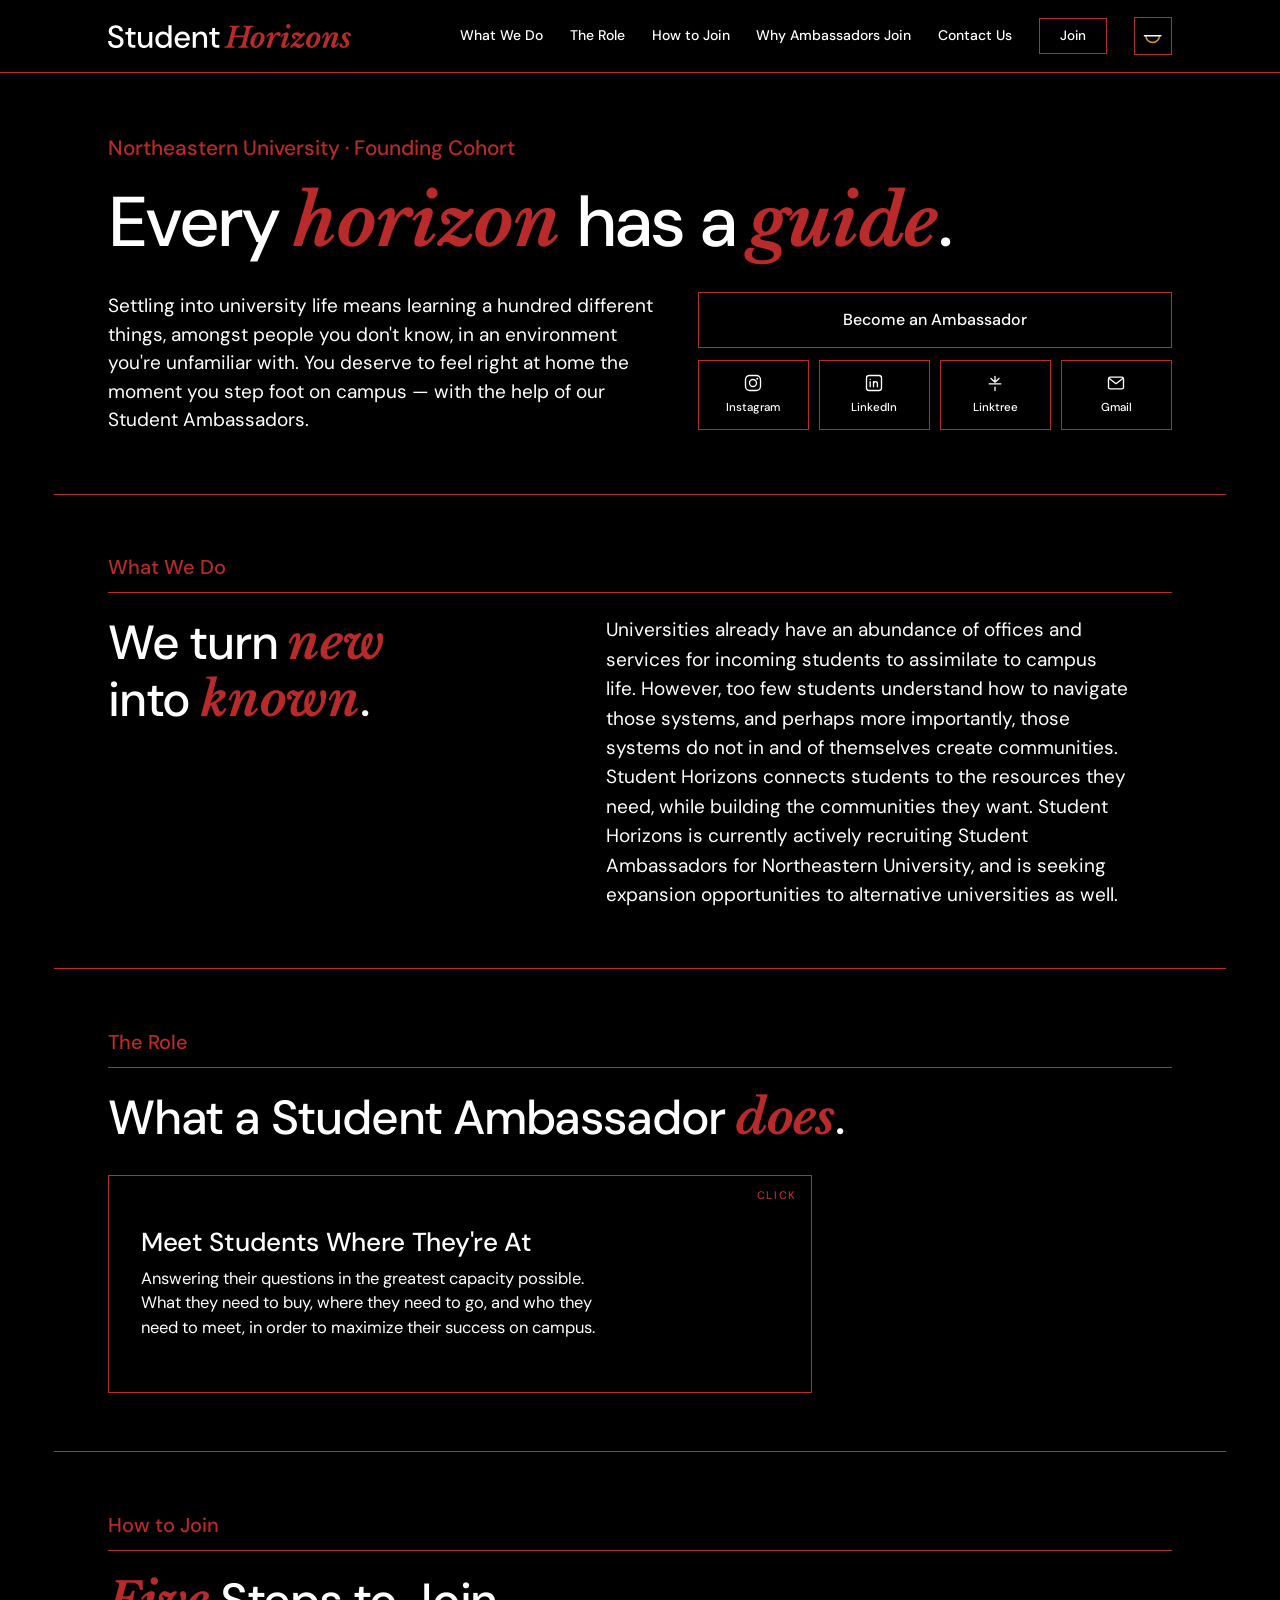
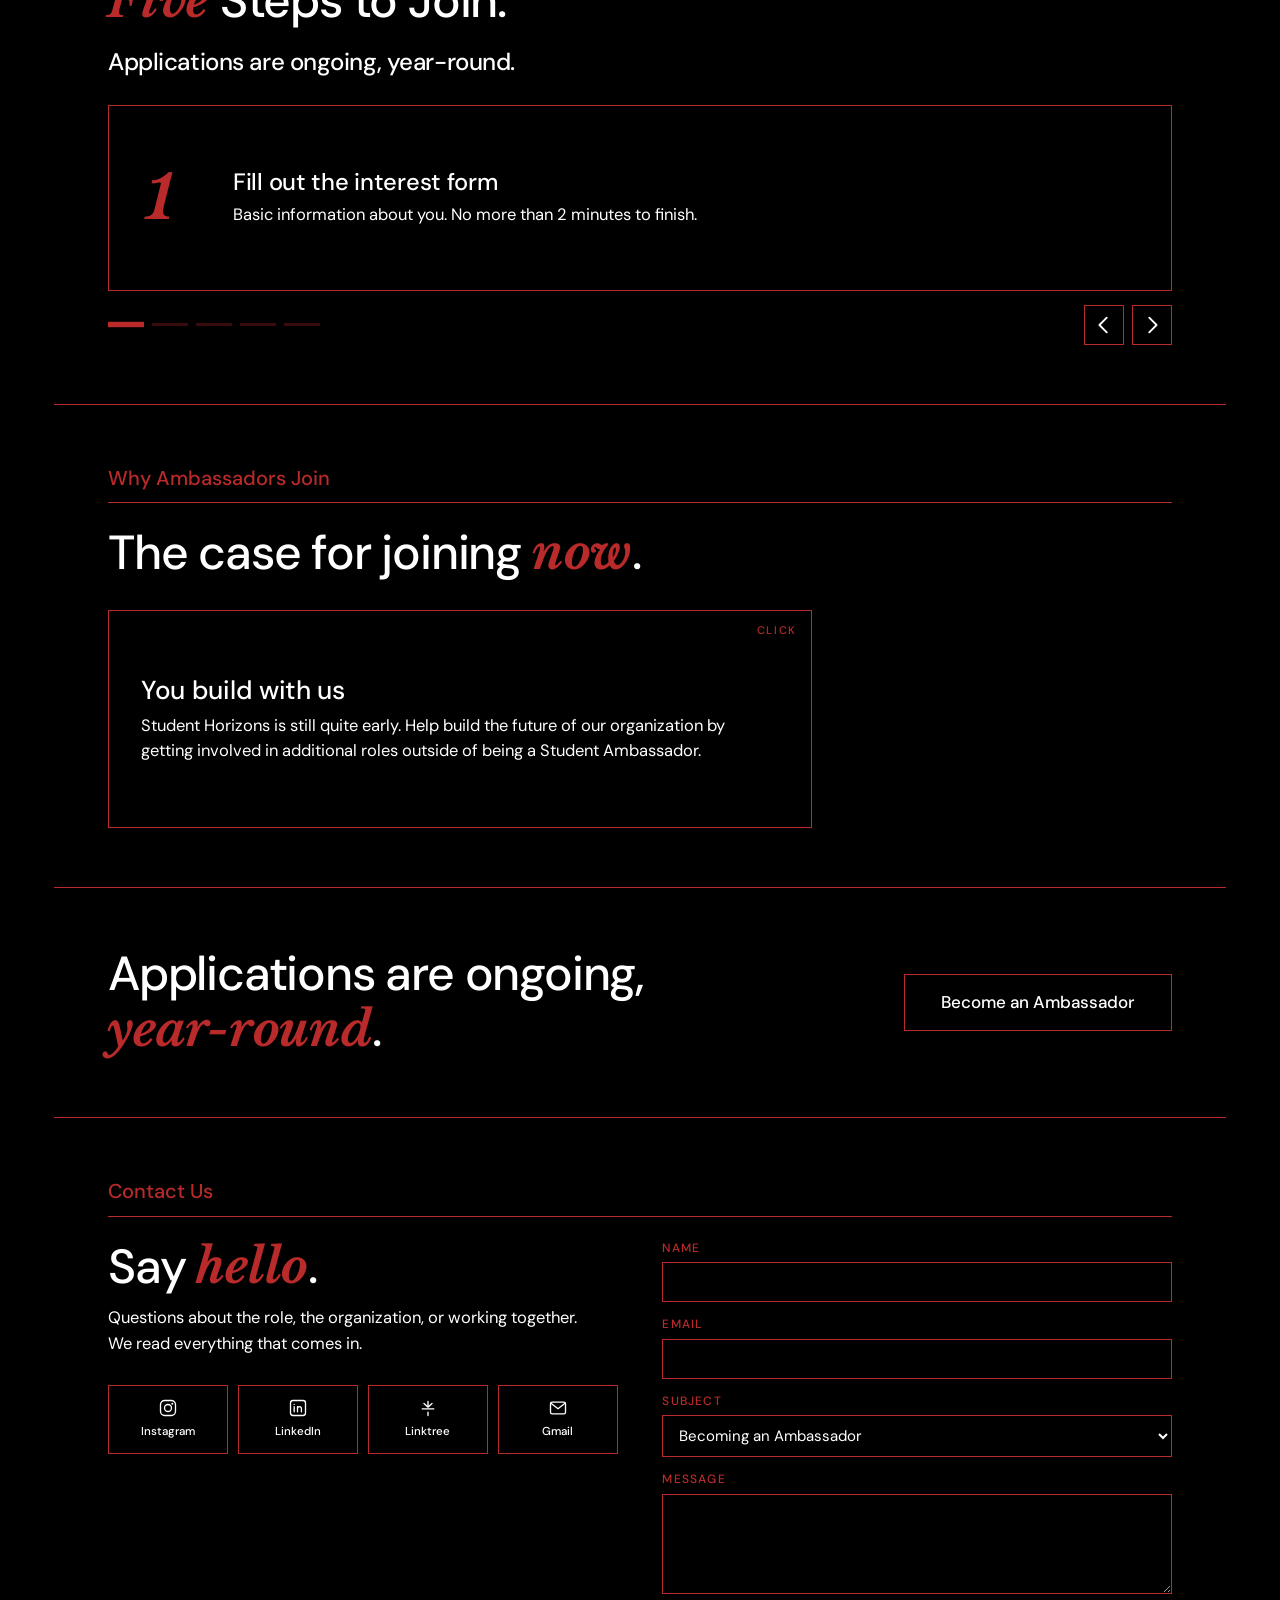
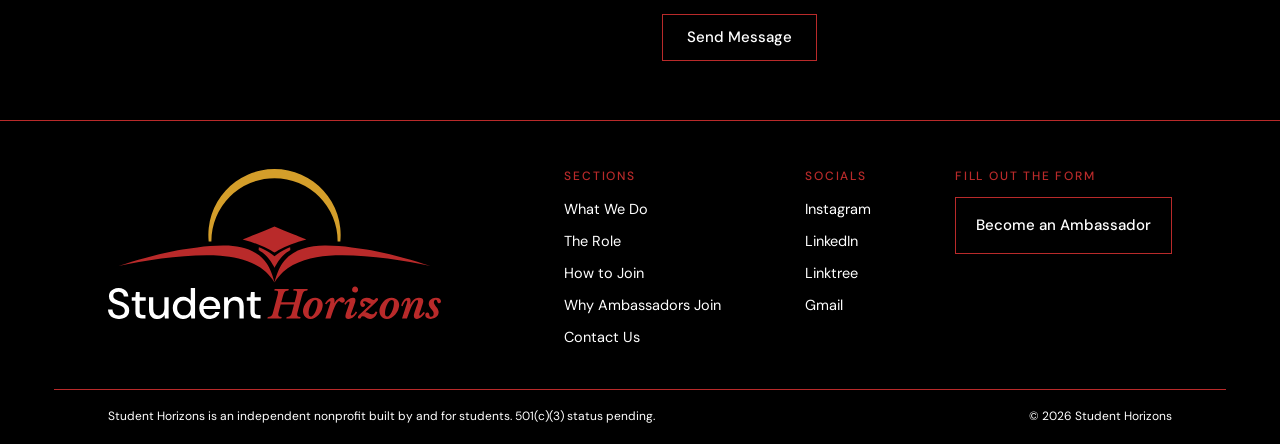
<file: index.html>
<!DOCTYPE html>
<html lang="en" data-theme="dark">
<head>
<meta charset="utf-8">
<meta name="viewport" content="width=device-width, initial-scale=1">
<title>Student Horizons</title>
<meta name="description" content="Supporting Students With Navigating New Beginnings">
<link rel="canonical" href="https://www.studenthorizons.org/">
<link rel="icon" href="/favicon.svg?v=10" type="image/svg+xml">
<link rel="icon" href="/assets/img/icon-192.png?v=10" sizes="192x192">
<link rel="apple-touch-icon" href="/apple-touch-icon.png?v=10">
<meta name="theme-color" content="#000000">

<meta property="og:type" content="website">
<meta property="og:site_name" content="Student Horizons">
<meta property="og:title" content="Student Horizons">
<meta property="og:description" content="Supporting Students With Navigating New Beginnings">
<meta property="og:url" content="https://www.studenthorizons.org/">
<meta property="og:image" content="https://www.studenthorizons.org/assets/img/og-card-dark.png">
<meta property="og:image:width" content="1200">
<meta property="og:image:height" content="630">
<meta property="og:image:alt" content="Student Horizons">
<meta name="twitter:image" content="https://www.studenthorizons.org/assets/img/og-card-dark.png">
<meta name="twitter:card" content="summary_large_image">
<meta name="twitter:title" content="Student Horizons">
<meta name="twitter:description" content="Supporting Students With Navigating New Beginnings">

<!-- Dark on every load. The toggle is session-only by design: nothing is
     persisted, so a reload or a fresh visit always comes back dark. In-page
     section links do not reload, so a chosen theme survives navigating the
     page. -->

<link rel="preload" href="/assets/fonts/dm-sans-latin-var.woff2" as="font" type="font/woff2" crossorigin>
<link rel="preload" href="/assets/fonts/libre-baskerville-700-italic-latin.woff2" as="font" type="font/woff2" crossorigin>
<!-- ?v= is a cache buster, and it is load-bearing. GitHub Pages serves assets
     with a short max-age, but a browser that already holds styles.css will keep
     serving it from disk across reloads, so a deploy can land on one device and
     not another — which is exactly how a desktop ends up showing older
     behaviour than a phone that fetched the file fresh. BUMP THIS ON EVERY
     STYLESHEET CHANGE. Same for the icons below; favicons are cached hardest
     of all. -->
<link rel="stylesheet" href="/assets/css/styles.css?v=10">

<script type="application/ld+json">
{
  "@context": "https://schema.org",
  "@type": "NGO",
  "name": "Student Horizons",
  "url": "https://www.studenthorizons.org/",
  "logo": "https://www.studenthorizons.org/assets/img/combomark-dark.svg",
  "slogan": "Every horizon has a guide",
  "description": "Supporting Students With Navigating New Beginnings",
  "email": "studenthorizons.org@gmail.com",
  "areaServed": "Northeastern University, Boston, Massachusetts",
  "sameAs": [
    "https://www.linkedin.com/company/student-horizons-org/",
    "https://www.instagram.com/student.horizons",
    "https://linktr.ee/studenthorizons.org"
  ]
}
</script>
</head>

<body>
<a class="skip" href="#main">Skip to content</a>

<div class="cursor-ring" aria-hidden="true"></div>
<div class="cursor-dot" aria-hidden="true"></div>

<header class="masthead">
  <div class="shell masthead-in">
    <a class="brand" href="#home" aria-label="Student Horizons — top of page">
      <img class="on-dark"  src="/assets/img/wordmark-light.svg" alt="Student Horizons" width="360" height="35">
      <img class="on-light" src="/assets/img/wordmark-dark.svg"  alt="Student Horizons" width="360" height="35">
    </a>

    <nav class="nav" aria-label="Main">
      <a href="#do">What We Do</a>
      <a href="#role">The Role</a>
      <a href="#join">How to Join</a>
      <a href="#why">Why Ambassadors Join</a>
      <a href="#contact">Contact Us</a>
    </nav>

    <a class="btn btn-nav" href="https://forms.gle/mtEmmoPCQnDrMjLR6" target="_blank" rel="noopener">Join</a>

    <button class="theme-btn" type="button" aria-label="Switch to light theme" title="Switch theme">
      <svg viewBox="0 0 40 40" aria-hidden="true" focusable="false">
        <path class="tb-sun" d="M6 20 A 14 14 0 0 1 34 20" fill="none" stroke-width="3" stroke-linecap="round"/>
        <path class="tb-line" d="M3 20 H37" fill="none" stroke-width="3" stroke-linecap="round"/>
      </svg>
    </button>

    <button class="menu-btn" type="button" aria-expanded="false" aria-controls="mobile-nav">
      <span class="menu-bars" aria-hidden="true"></span>
      <span class="sr-only">Menu</span>
    </button>
  </div>

  <nav class="mobile-nav" id="mobile-nav" aria-label="Main, mobile" inert>
    <a href="#do">What We Do</a>
    <a href="#role">The Role</a>
    <a href="#join">How to Join</a>
    <a href="#why">Why Ambassadors Join</a>
    <a href="#contact">Contact Us</a>
    <a href="https://forms.gle/mtEmmoPCQnDrMjLR6" target="_blank" rel="noopener">Apply to be an Ambassador</a>
  </nav>
</header>

<main id="main">

  <!-- ═══════════════════════════ hero ═══════════════════════════ -->
  <section class="panel hero" id="home">
    <div class="shell">
      <p class="tagline reveal">Northeastern University · Founding Cohort</p>
      <h1 class="reveal d1">Every <em>horizon</em><br class="m-br"> has a <em>guide</em>.</h1>

      <div class="hero-grid">
        <p class="blurb reveal d2">Settling into university life means learning a hundred different things, amongst people you don't know, in an environment you're unfamiliar with. You deserve to feel right at home the moment you step foot on campus — with the help of our Student Ambassadors.</p>

        <div class="hero-side reveal d3">
          <a class="btn btn-wide" href="https://forms.gle/mtEmmoPCQnDrMjLR6" target="_blank" rel="noopener">Become an Ambassador</a>
          <ul class="socials" role="list">
            <li><a href="https://www.instagram.com/student.horizons" target="_blank" rel="noopener">
              <svg viewBox="0 0 24 24" aria-hidden="true" focusable="false"><rect x="3" y="3" width="18" height="18" rx="5"/><circle cx="12" cy="12" r="4.2"/><circle class="fill" cx="17.2" cy="6.8" r="1.2"/></svg>
              <span>Instagram</span></a></li>
            <li><a href="https://www.linkedin.com/company/student-horizons-org/" target="_blank" rel="noopener">
              <svg viewBox="0 0 24 24" aria-hidden="true" focusable="false"><rect x="3" y="3" width="18" height="18" rx="3"/><path d="M7.4 10.4v6.2M7.4 7.6v.1M11.4 16.6v-6.2M11.4 13c0-1.5.9-2.6 2.4-2.6s2.3 1 2.3 2.6v3.6"/></svg>
              <span>LinkedIn</span></a></li>
            <li><a href="https://linktr.ee/studenthorizons.org" target="_blank" rel="noopener">
              <svg viewBox="0 0 24 24" aria-hidden="true" focusable="false"><path d="M12 4v7M12 21v-4M12 11 7.2 6.6M12 11l4.8-4.4M5 13h14"/></svg>
              <span>Linktree</span></a></li>
            <li><a href="mailto:studenthorizons.org@gmail.com">
              <svg viewBox="0 0 24 24" aria-hidden="true" focusable="false"><rect x="3" y="5" width="18" height="14" rx="2"/><path d="m3.6 6.4 8.4 6.4 8.4-6.4"/></svg>
              <span>Gmail</span></a></li>
          </ul>
        </div>
      </div>
    </div>
  </section>

  <!-- ═════════════════════════ what we do ═══════════════════════ -->
  <section class="panel" id="do">
    <div class="shell">
      <p class="label reveal">What We Do</p>
      <div class="split">
        <h2 class="reveal d1">We turn <em>new</em><br class="d-br"> into <em>known</em>.</h2>
        <p class="body-lg reveal d2">Universities already have an abundance of offices and services for incoming students to assimilate to campus life. However, too few students understand how to navigate those systems, and perhaps more importantly, those systems do not in and of themselves create communities. Student Horizons connects students to the resources they need, while building the communities they want. Student Horizons is currently actively recruiting Student Ambassadors for Northeastern University, and is seeking expansion opportunities to alternative universities as well.</p>
      </div>
    </div>
  </section>

  <!-- ═══════════════════════════ the role ═══════════════════════ -->
  <section class="panel" id="role">
    <div class="shell">
      <p class="label reveal">The Role</p>
      <h2 class="reveal d1">What a Student<br class="m-br"> Ambassador <em>does</em>.</h2>

      <div class="duo reveal d2">
        <article class="flip" tabindex="0" role="button" aria-pressed="false" aria-label="Show the second part of the role">
          <div class="face face-a">
            <h3>Meet Students Where They're At</h3>
            <p class="two-42">Answering their questions in the greatest capacity possible. <br>What they need to buy, where they need to go, and who they need to meet, in order to maximize their success on campus.</p>
          </div>
          <div class="face face-b">
            <h3>Reach Out First</h3>
            <p class="two">Most people who need help hesitate to send the first message. <br>Be proactive, reach out, and build a bond that'll last across semesters.</p>
          </div>
          <span class="flip-hint" aria-hidden="true">Click</span>
        </article>
      </div>
    </div>
  </section>

  <!-- ═══════════════════════════ how to join ════════════════════ -->
  <section class="panel" id="join">
    <div class="shell">
      <p class="label reveal">How to Join</p>
      <h2 class="reveal d1"><em>Five</em> Steps to Join.</h2>
      <p class="lede reveal d2">Applications are ongoing, year-round.</p>

      <div class="carousel reveal d3" aria-roledescription="carousel" aria-label="The five steps to join">
        <div class="car-view">
          <ul class="car-track" role="list">
            <li class="car-card" role="group" aria-roledescription="slide" aria-label="Step 1 of 5">
              <span class="car-n" aria-hidden="true">1</span>
              <h3>Fill out the interest form</h3>
              <p>Basic information about you.<br class="m-br"> No more than 2 minutes to finish.</p>
            </li>
            <li class="car-card" role="group" aria-roledescription="slide" aria-label="Step 2 of 5">
              <span class="car-n" aria-hidden="true">2</span>
              <h3>Join the weekly newsletter</h3>
              <p class="two">You're automatically added upon finishing the interest form, <br>so you're always up to date on all things Student Horizons.</p>
            </li>
            <li class="car-card" role="group" aria-roledescription="slide" aria-label="Step 3 of 5">
              <span class="car-n" aria-hidden="true">3</span>
              <h3>Meet with a co-founder</h3>
              <p>What you're looking for, what the role actually asks of you, and whether there's a fit.</p>
            </li>
            <li class="car-card" role="group" aria-roledescription="slide" aria-label="Step 4 of 5">
              <span class="car-n" aria-hidden="true">4</span>
              <h3>Work through onboarding</h3>
              <p class="two">Understanding, in-depth, who we are and how we operate, <br>and how your role will embed within our organization.</p>
            </li>
            <li class="car-card" role="group" aria-roledescription="slide" aria-label="Step 5 of 5">
              <span class="car-n" aria-hidden="true">5</span>
              <h3>Join the program</h3>
              <p class="two">Congratulations! You're a Student Ambassador for Student Horizons. <br>You'll be connected to your students to begin supporting them.</p>
            </li>
          </ul>
        </div>

        <div class="car-ui">
          <div class="car-dots" role="tablist" aria-label="Choose a step"></div>
          <div class="car-arrows">
            <button class="car-nav" type="button" data-dir="-1" aria-label="Previous step">
              <svg viewBox="0 0 24 24" aria-hidden="true"><path d="M15 4 7 12l8 8"/></svg>
            </button>
            <button class="car-nav" type="button" data-dir="1" aria-label="Next step">
              <svg viewBox="0 0 24 24" aria-hidden="true"><path d="M9 4l8 8-8 8"/></svg>
            </button>
          </div>
        </div>
      </div>
    </div>
  </section>

  <!-- ═══════════════════════ why ambassadors join ═══════════════ -->
  <section class="panel" id="why">
    <div class="shell">
      <p class="label reveal">Why Ambassadors Join</p>
      <h2 class="reveal d1">The case for joining <em>now</em>.</h2>

      <div class="duo reveal d2">
        <article class="flip" tabindex="0" role="button" aria-pressed="false" aria-label="Show the second reason ambassadors join">
          <div class="face face-a">
            <h3>You build with us</h3>
            <p>Student Horizons is still quite early. Help build the future of our organization by getting involved in additional roles outside of being a Student Ambassador.</p>
          </div>
          <div class="face face-b">
            <h3>Certified volunteer hours</h3>
            <p class="two">Official, accredited volunteer hours for the time you contribute, <br>logged and ready whenever you need them documented.</p>
          </div>
          <span class="flip-hint" aria-hidden="true">Click</span>
        </article>
      </div>
    </div>
  </section>

  <!-- ═══════════════════════════ cta ════════════════════════════ -->
  <section class="panel cta">
    <div class="shell cta-in">
      <h2 class="reveal">Applications are ongoing, <em>year-round</em>.</h2>
      <!-- The reveal lives on a wrapper, never on the control itself: the
           reveal rules replace the element's whole `transition`, which silently
           stripped this button's ink timing and made it flip colour instantly. -->
      <span class="reveal d1 rise"><a class="btn btn-lg" href="https://forms.gle/mtEmmoPCQnDrMjLR6" target="_blank" rel="noopener">Become an Ambassador</a></span>
    </div>
  </section>

  <!-- ═══════════════════════════ contact ════════════════════════ -->
  <section class="panel" id="contact">
    <div class="shell">
      <p class="label reveal">Contact Us</p>
      <div class="split split-even">
        <div>
          <h2 class="reveal d1">Say <em>hello</em>.</h2>
          <p class="body-sm two reveal d2">Questions about the role, the organization, or working together. <br>We read everything that comes in.</p>

          <ul class="socials socials-wide reveal d3" role="list">
            <li><a href="https://www.instagram.com/student.horizons" target="_blank" rel="noopener">
              <svg viewBox="0 0 24 24" aria-hidden="true" focusable="false"><rect x="3" y="3" width="18" height="18" rx="5"/><circle cx="12" cy="12" r="4.2"/><circle class="fill" cx="17.2" cy="6.8" r="1.2"/></svg>
              <span>Instagram</span></a></li>
            <li><a href="https://www.linkedin.com/company/student-horizons-org/" target="_blank" rel="noopener">
              <svg viewBox="0 0 24 24" aria-hidden="true" focusable="false"><rect x="3" y="3" width="18" height="18" rx="3"/><path d="M7.4 10.4v6.2M7.4 7.6v.1M11.4 16.6v-6.2M11.4 13c0-1.5.9-2.6 2.4-2.6s2.3 1 2.3 2.6v3.6"/></svg>
              <span>LinkedIn</span></a></li>
            <li><a href="https://linktr.ee/studenthorizons.org" target="_blank" rel="noopener">
              <svg viewBox="0 0 24 24" aria-hidden="true" focusable="false"><path d="M12 4v7M12 21v-4M12 11 7.2 6.6M12 11l4.8-4.4M5 13h14"/></svg>
              <span>Linktree</span></a></li>
            <li><a href="mailto:studenthorizons.org@gmail.com">
              <svg viewBox="0 0 24 24" aria-hidden="true" focusable="false"><rect x="3" y="5" width="18" height="14" rx="2"/><path d="m3.6 6.4 8.4 6.4 8.4-6.4"/></svg>
              <span>Gmail</span></a></li>
          </ul>
        </div>

        <div class="form-zone reveal d2" data-state="form">
          <form class="form" id="contact-form" novalidate>
            <p class="hp"><label>Leave this field empty<input type="text" name="_honey" tabindex="-1" autocomplete="off"></label></p>
            <p class="field"><label for="cf-name">Name</label>
              <input id="cf-name" name="name" type="text" autocomplete="name" required></p>
            <p class="field"><label for="cf-email">Email</label>
              <input id="cf-email" name="email" type="email" autocomplete="email" required></p>
            <p class="field"><label for="cf-topic">Subject</label>
              <select id="cf-topic" name="topic">
                <option>Becoming an Ambassador</option>
                <option>Getting support as a student</option>
                <option>Partnership or press</option>
                <option>Something else</option>
              </select></p>
            <p class="field"><label for="cf-msg">Message</label>
              <textarea id="cf-msg" name="message" rows="4" required></textarea></p>
            <button class="btn" type="submit">Send Message</button>
            <p class="form-error" role="alert" hidden></p>
          </form>

          <div class="form-load" aria-hidden="true">
            <svg class="spinner" viewBox="0 0 50 50"><circle cx="25" cy="25" r="20" fill="none" stroke-width="3.5"/></svg>
          </div>

          <div class="form-done" role="status">
            <h3>Thanks for reaching us!</h3>
            <p>Student Horizons will respond to your message in due time.</p>
            <button class="btn" type="button" id="again">Contact Us Again</button>
          </div>
        </div>
      </div>
    </div>
  </section>

</main>

<footer class="foot">
  <div class="shell foot-in">
    <a class="foot-brand" href="#home" aria-label="Student Horizons — back to top">
      <img class="on-dark"  src="/assets/img/combomark-light.svg" alt="Student Horizons" width="340" height="153">
      <img class="on-light" src="/assets/img/combomark-dark.svg"  alt="Student Horizons" width="340" height="153">
    </a>
    <div class="foot-cols">
      <div>
        <h2>Sections</h2>
        <ul role="list">
          <li><a href="#do">What We Do</a></li>
          <li><a href="#role">The Role</a></li>
          <li><a href="#join">How to Join</a></li>
          <li><a href="#why">Why Ambassadors Join</a></li>
          <li><a href="#contact">Contact Us</a></li>
        </ul>
      </div>
      <div>
        <h2>Socials</h2>
        <ul role="list">
          <li><a href="https://www.instagram.com/student.horizons" target="_blank" rel="noopener">Instagram</a></li>
          <li><a href="https://www.linkedin.com/company/student-horizons-org/" target="_blank" rel="noopener">LinkedIn</a></li>
          <li><a href="https://linktr.ee/studenthorizons.org" target="_blank" rel="noopener">Linktree</a></li>
          <li><a href="mailto:studenthorizons.org@gmail.com">Gmail</a></li>
        </ul>
      </div>
      <div>
        <h2>Fill Out the Form</h2>
        <a class="btn btn-foot" href="https://forms.gle/mtEmmoPCQnDrMjLR6" target="_blank" rel="noopener">Become an Ambassador</a>
      </div>
    </div>
  </div>
  <div class="foot-legal-band">
    <div class="shell foot-legal">
      <p>Student Horizons is an independent nonprofit built by and for students. 501(c)(3) status pending.</p>
      <p>&copy; <span id="yr">2026</span> Student Horizons</p>
    </div>
  </div>
</footer>

<script>
document.getElementById('yr').textContent = new Date().getFullYear();

var root = document.documentElement;
var reduce = window.matchMedia('(prefers-reduced-motion: reduce)').matches;

/* ── theme ─────────────────────────────────────────────────────────
   The arc is the sun. Above the line = light (day), below = night.
   Each toggle adds another +180deg, so the sweep is always clockwise:
   light→dark passes down the right side, dark→light continues round
   the left. Rotation is unbounded on purpose — never reset it.
   ------------------------------------------------------------------ */
var tbtn = document.querySelector('.theme-btn');
var sun = tbtn.querySelector('.tb-sun');
var turns = root.getAttribute('data-theme') === 'dark' ? 1 : 0;

sun.style.transition = 'none';
sun.style.transform = 'rotate(' + (turns * 180) + 'deg)';
requestAnimationFrame(function () { sun.style.transition = ''; });

function paintBtn() {
  tbtn.setAttribute('aria-label',
    root.getAttribute('data-theme') === 'dark' ? 'Switch to light theme' : 'Switch to dark theme');
}
paintBtn();
tbtn.addEventListener('click', function () {
  var next = root.getAttribute('data-theme') === 'dark' ? 'light' : 'dark';
  root.setAttribute('data-theme', next);
  turns += 1;
  sun.style.transform = 'rotate(' + (turns * 180) + 'deg)';
  paintBtn();
});

/* ── mobile menu ───────────────────────────────────────────────── */
var mbtn = document.querySelector('.menu-btn');
var mob = document.getElementById('mobile-nav');
/* `hidden` cannot be transitioned, so the drawer is driven by a class and
   held closed with `inert` for assistive tech instead. The page is no longer
   scroll-locked while it is open. */
function setNav(open) {
  mbtn.setAttribute('aria-expanded', String(open));
  mob.classList.toggle('open', open);
  mob.inert = !open;
}
mbtn.addEventListener('click', function () {
  setNav(mbtn.getAttribute('aria-expanded') !== 'true');
});
/* The drawer sits inside the sticky masthead, so while it is open it adds its
   own height to the document flow. A plain anchor jump is resolved at click
   time — against the OPEN layout — and then the drawer collapses and pulls
   everything up underneath the scroll, landing ~315px past the section every
   single time. So: swallow the jump, close the drawer, wait for the layout to
   settle, and only then scroll. scrollIntoView honours scroll-padding-top, so
   the section still clears the collapsed masthead. */
mob.addEventListener('click', function (e) {
  var a = e.target.closest && e.target.closest('a');
  if (!a) return;
  var id = a.getAttribute('href');
  if (!id || id.charAt(0) !== '#') { setNav(false); return; }

  e.preventDefault();
  var target = document.querySelector(id);
  setNav(false);
  if (!target) return;

  var fired = false;
  function go() {
    if (fired) return;
    fired = true;
    mob.removeEventListener('transitionend', onEnd);
    try { history.pushState(null, '', id); } catch (err) {}
    target.scrollIntoView({ behavior: reduce ? 'auto' : 'smooth', block: 'start' });
  }
  function onEnd(ev) { if (ev.propertyName === 'max-height') go(); }
  mob.addEventListener('transitionend', onEnd);
  /* belt and braces: transitionend does not fire if the drawer was already
     collapsed, or if the transition is cut short */
  setTimeout(go, 420);
});

/* pushState alone would leave the back button changing the hash without
   moving the page, so the same landing logic is reused for history steps. */
window.addEventListener('popstate', function () {
  var t = location.hash && document.querySelector(location.hash);
  if (t) t.scrollIntoView({ behavior: reduce ? 'auto' : 'smooth', block: 'start' });
});
document.addEventListener('keydown', function (e) {
  if (e.key === 'Escape' && mbtn.getAttribute('aria-expanded') === 'true') {
    setNav(false); mbtn.focus();
  }
});

/* ── click cards ───────────────────────────────────────────────── */
document.querySelectorAll('.flip').forEach(function (el) {
  function toggle() {
    var on = el.classList.toggle('flipped');
    el.setAttribute('aria-pressed', String(on));
  }
  el.addEventListener('click', toggle);
  el.addEventListener('keydown', function (e) {
    if (e.key === 'Enter' || e.key === ' ') { e.preventDefault(); toggle(); }
  });
});

/* ── carousel ──────────────────────────────────────────────────────
   A clone of the last card sits before the first, and a clone of the
   first sits after the last. Stepping past either end slides onto the
   clone normally, then jumps to the matching real card with the
   transition switched off — so 5→1 slides one card left instead of
   rewinding through the whole track.
   ------------------------------------------------------------------ */
(function () {
  var wrap = document.querySelector('.carousel');
  if (!wrap) return;
  var view = wrap.querySelector('.car-view');
  var track = wrap.querySelector('.car-track');
  var dots = wrap.querySelector('.car-dots');
  var reals = [].slice.call(track.children);
  var N = reals.length;

  var head = reals[N - 1].cloneNode(true);
  var tail = reals[0].cloneNode(true);
  [head, tail].forEach(function (c) { c.classList.add('clone'); c.removeAttribute('aria-label'); });
  track.insertBefore(head, reals[0]);
  track.appendChild(tail);

  var idx = 1;

  reals.forEach(function (c, n) {
    var d = document.createElement('button');
    d.type = 'button'; d.className = 'car-dot';
    d.setAttribute('role', 'tab');
    d.setAttribute('aria-label', 'Step ' + (n + 1));
    d.addEventListener('click', function (ev) { ev.stopPropagation(); idx = n + 1; render(true); });
    dots.appendChild(d);
  });

  function render(anim) {
    if (!anim) track.style.transition = 'none';
    track.style.transform = 'translateX(' + (-idx * 100) + '%)';
    if (!anim) { void track.offsetWidth; track.style.transition = ''; }

    var real = ((idx - 1) % N + N) % N;
    [].slice.call(track.children).forEach(function (c, k) {
      var on = (k === idx);
      c.setAttribute('aria-hidden', String(!on));
      c.inert = !on;
    });
    [].slice.call(dots.children).forEach(function (d, k) {
      d.classList.toggle('on', k === real);
      d.setAttribute('aria-selected', String(k === real));
    });
  }

  function go(dir) { idx += dir; render(true); }

  track.addEventListener('transitionend', function (ev) {
    if (ev.propertyName !== 'transform' || ev.target !== track) return;
    if (idx === N + 1) { idx = 1; render(false); }
    else if (idx === 0) { idx = N; render(false); }
  });

  /* left half goes back, right half goes forward */
  view.addEventListener('click', function (ev) {
    if (ev.target.closest && ev.target.closest('a,button')) return;
    var r = view.getBoundingClientRect();
    go(ev.clientX < r.left + r.width / 2 ? -1 : 1);
  });

  wrap.querySelectorAll('.car-nav').forEach(function (b) {
    b.addEventListener('click', function () { go(Number(b.dataset.dir)); });
  });
  wrap.addEventListener('keydown', function (ev) {
    if (ev.key === 'ArrowRight') { ev.preventDefault(); go(1); }
    if (ev.key === 'ArrowLeft') { ev.preventDefault(); go(-1); }
  });

  var x0 = null;
  wrap.addEventListener('touchstart', function (ev) { x0 = ev.touches[0].clientX; }, { passive: true });
  wrap.addEventListener('touchend', function (ev) {
    if (x0 === null) return;
    var dx = ev.changedTouches[0].clientX - x0;
    if (Math.abs(dx) > 40) go(dx < 0 ? 1 : -1);
    x0 = null;
  });

  render(false);
})();

/* ── contact form: posts to FormSubmit, stays on the page ──────── */
(function () {
  var zone = document.querySelector('.form-zone');
  var form = document.getElementById('contact-form');
  var again = document.getElementById('again');
  var err = form.querySelector('.form-error');
  var ENDPOINT = 'https://formsubmit.co/ajax/472aa6e980aa76fe485a71f6145cff68';

  function setState(s) { zone.dataset.state = s; }

  form.addEventListener('submit', function (e) {
    e.preventDefault();
    err.hidden = true;
    if (!form.checkValidity()) { form.reportValidity(); return; }

    var fd = new FormData(form);
    var payload = {
      name: fd.get('name'),
      email: fd.get('email'),
      topic: fd.get('topic'),
      message: fd.get('message'),
      _subject: 'New message from studenthorizons.org',
      _template: 'table',
      _captcha: 'false'
    };
    if (fd.get('_honey')) { setState('done'); return; }

    setState('loading');
    var started = Date.now();

    fetch(ENDPOINT, {
      method: 'POST',
      headers: { 'Content-Type': 'application/json', 'Accept': 'application/json' },
      body: JSON.stringify(payload)
    })
      .then(function (r) { return r.json().catch(function () { return {}; }).then(function (j) { return { ok: r.ok, j: j }; }); })
      .then(function (res) {
        var wait = Math.max(0, 700 - (Date.now() - started));
        /* FormSubmit answers 200 with success:"false" while the address is
           still unactivated, so the body has to be checked, not just status. */
        var okay = res.ok && String(res.j && res.j.success) !== 'false';
        setTimeout(function () {
          if (okay) { form.reset(); setState('done'); }
          else {
            setState('form');
            err.textContent = (res.j && res.j.message) ||
              'That didn\u2019t send. Please email studenthorizons.org@gmail.com directly.';
            err.hidden = false;
          }
        }, wait);
      })
      .catch(function () {
        setState('form');
        err.textContent = 'That didn\u2019t send. Please email studenthorizons.org@gmail.com directly.';
        err.hidden = false;
      });
  });

  again.addEventListener('click', function () {
    setState('loading');
    setTimeout(function () { setState('form'); document.getElementById('cf-name').focus(); }, 600);
  });
})();

/* ── scroll reveal ─────────────────────────────────────────────── */
if (!reduce) {
  document.body.classList.add('anim');
  var io = new IntersectionObserver(function (es) {
    es.forEach(function (en) {
      if (en.isIntersecting) { en.target.classList.add('in'); io.unobserve(en.target); }
    });
  }, { rootMargin: '0px 0px -8% 0px', threshold: 0.05 });
  document.querySelectorAll('.reveal').forEach(function (el) { io.observe(el); });
}

/* end of the main script — the cursor lives in its own tag below, so a
   throw anywhere above cannot take it with it. */
</script>

<script>
/* ── custom cursor ─────────────────────────────────────────────────────
   Deliberately isolated in its own <script> and its own IIFE. Two earlier
   attempts at this "went missing" in the field while testing clean in the
   lab, and both failure modes are structural rather than cosmetic:

     1. It sat at the bottom of the one big script. Any throw earlier in
        that script — a selector that went stale after a markup edit, say —
        silently killed everything after it, the cursor included.
     2. It was gated on `(hover: hover) and (pointer: fine)`. Those query
        the PRIMARY pointer. On a touchscreen laptop the primary pointer
        reports coarse even though a trackpad is right there, so the whole
        block was skipped on exactly the machines most likely to be used.

   The gate is now the mouse itself: the first real mousemove turns it on.
   Nothing else can decide it should not run. Touch devices never fire a
   qualifying mousemove, so they still never see it.
   ------------------------------------------------------------------ */
(function () {
  try {
    var dot = document.querySelector('.cursor-dot');
    var ring = document.querySelector('.cursor-ring');
    if (!dot || !ring) return;

    var reduce = window.matchMedia('(prefers-reduced-motion: reduce)').matches;
    /* Reduced motion removes the trail, not the cursor. */
    var LERP = reduce ? 1 : 0.55;

    /* One list, one state. The fill/soft split existed only so the cursor
       could go black over red plates; fills are ink now and red reads on
       every surface, so there is nothing left to distinguish. */
    var HOT = 'a, button, input, textarea, select, label, .flip, .car-view, .car-dot';

    var mx = -200, my = -200, rx = -200, ry = -200, raf = null, on = false;
    /* A tap makes the browser synthesise mousemove/mousedown/mouseup a moment
       later, and two taps in different places are indistinguishable from a
       moving mouse. touchstart fires BEFORE those synthetics, so simply
       standing down on touch is not enough — the synthetic move turns the
       cursor straight back on. Any mouse activity inside this window after a
       touch is therefore ignored. It is a window rather than a permanent
       switch so that a hybrid machine — touchscreen plus trackpad — gets the
       cursor back the moment the trackpad is genuinely used. */
    var lastTouch = 0, TOUCH_LOCKOUT = 1000;

    function loop() {
      rx += (mx - rx) * LERP;
      ry += (my - ry) * LERP;
      ring.style.transform = 'translate3d(' + rx + 'px,' + ry + 'px,0)';
      raf = (Math.abs(mx - rx) > 0.25 || Math.abs(my - ry) > 0.25)
        ? requestAnimationFrame(loop) : null;
    }

    window.addEventListener('mousemove', function (e) {
      if (Date.now() - lastTouch < TOUCH_LOCKOUT) return;
      if (!on) {
        /* A tap on a touchscreen emits one synthetic mousemove. A real
           mouse emits a stream, so wait for movement before committing. */
        if (mx === -200) { mx = e.clientX; my = e.clientY; rx = mx; ry = my; return; }
        if (e.clientX === mx && e.clientY === my) return;
        on = true;
        document.body.classList.add('has-cursor');
      }
      mx = e.clientX; my = e.clientY;
      dot.style.transform = 'translate3d(' + mx + 'px,' + my + 'px,0)';

      var t = e.target;
      document.body.classList.toggle('cur-on', !!(t && t.closest && t.closest(HOT)));

      if (!raf) raf = requestAnimationFrame(loop);
    }, { passive: true });

    window.addEventListener('mousedown', function () { document.body.classList.add('cur-down'); });
    window.addEventListener('mouseup', function () { document.body.classList.remove('cur-down'); });
    document.addEventListener('mouseleave', function () { document.body.classList.add('cur-out'); });
    document.addEventListener('mouseenter', function () { document.body.classList.remove('cur-out'); });

    function standDown() {
      lastTouch = Date.now();
      on = false; mx = -200; my = -200;
      document.body.classList.remove('has-cursor', 'cur-on', 'cur-down');
    }
    window.addEventListener('touchstart', standDown, { passive: true });
    window.addEventListener('touchmove', standDown, { passive: true });
    window.addEventListener('touchend', standDown, { passive: true });
  } catch (e) {
    document.body.classList.remove('has-cursor');
  }
})();
</script>
</body>
</html>
</file>
<file: assets/css/styles.css>
/* ==========================================================================
   Student Horizons — studenthorizons.org

   PALETTE IS ABSOLUTE. Three values, no tints, no greys, no intermediates:
     Pure Black  #000000
     Pure White  #FFFFFF
     Horizon Red #B92A2A  — identical in both themes, never lightened

   Dark theme  = black ground, white text.  Light theme = white ground, black text.
   Horizon Red carries every rule, border, button outline, fill and emphasis word.
   Hierarchy is made with size and weight only, because no third text colour
   is permitted. Horizon Gold appears only inside the logo artwork itself.

   Note: #B92A2A on #000000 is 3.1:1, under the WCAG AA 4.5:1 floor for body
   text. Red is therefore kept to display sizes, rules and emphasis — never
   small reading copy — so no body text on the page falls below the floor.

   FILLS ARE INK, NOT RED. Every control that fills on hover or click fills
   with --ink: white in dark theme, black in light. The text on it takes
   --ink-inv, so it is always the exact inverse of the plate it sits on and
   always measures 21:1. Red keeps every border, rule, label and emphasis
   word, so the accent is undiminished — it simply never becomes a plate
   that text has to survive on. This replaced red fills, which forced black
   text onto Horizon Red at 3.4:1 in dark theme.
   ========================================================================== */

/* ── typefaces (self-hosted) ──────────────────────────────────────────── */

@font-face {
  font-family: "DM Sans"; font-style: normal; font-weight: 100 1000; font-display: swap;
  src: url("/assets/fonts/dm-sans-latin-var.woff2") format("woff2-variations");
  unicode-range: U+0000-00FF,U+0131,U+0152-0153,U+02BB-02BC,U+02C6,U+02DA,U+02DC,U+0304,U+0308,U+0329,U+2000-206F,U+20AC,U+2122,U+2191,U+2193,U+2212,U+2215,U+FEFF,U+FFFD;
}
@font-face {
  font-family: "DM Sans"; font-style: normal; font-weight: 100 1000; font-display: swap;
  src: url("/assets/fonts/dm-sans-latin-ext-var.woff2") format("woff2-variations");
  unicode-range: U+0100-02BA,U+02BD-02C5,U+02C7-02CC,U+02CE-02D7,U+02DD-02FF,U+0304,U+0308,U+0329,U+1D00-1DBF,U+1E00-1E9F,U+1EF2-1EFF,U+2020,U+20A0-20AB,U+20AD-20C0,U+2113,U+2C60-2C7F,U+A720-A7FF;
}
@font-face {
  font-family: "Libre Baskerville"; font-style: italic; font-weight: 700; font-display: swap;
  src: url("/assets/fonts/libre-baskerville-700-italic-latin.woff2") format("woff2");
  unicode-range: U+0000-00FF,U+0131,U+0152-0153,U+02BB-02BC,U+02C6,U+02DA,U+02DC,U+0304,U+0308,U+0329,U+2000-206F,U+2074,U+20AC,U+2122,U+2191,U+2193,U+2212,U+2215,U+FEFF,U+FFFD;
}
@font-face {
  font-family: "Libre Baskerville"; font-style: italic; font-weight: 700; font-display: swap;
  src: url("/assets/fonts/libre-baskerville-700-italic-latin-ext.woff2") format("woff2");
  unicode-range: U+0100-02BA,U+02BD-02C5,U+02C7-02CC,U+02CE-02D7,U+02DD-02FF,U+0304,U+0308,U+0329,U+1D00-1DBF,U+1E00-1E9F,U+1EF2-1EFF,U+2020,U+20A0-20AB,U+20AD-20C0,U+2113,U+2C60-2C7F,U+A720-A7FF;
}

/* ── tokens ───────────────────────────────────────────────────────────── */

:root {
  --paper: #000000;
  --ink:   #FFFFFF;
  --red:   #B92A2A;
  --gold:  #D49E2A;                   /* the sun in the theme toggle only */
  --ink-inv: #000000;                 /* ink flipped, for hover on filled controls */
  --soft:  rgba(185, 42, 42, 0.20);   /* the cursor ring's wash over any target */

  --head: 4.5rem;
  --shell: 1160px;
  --gut: clamp(1.25rem, 4.5vw, 3rem);
  --sec: clamp(2.5rem, 4.6vw, 3.75rem);

  /* One gap governs the whole masthead row — nav links, Join, theme button.
     Setting it here rather than per-component is what keeps the spacing even
     across the row instead of even only among the words. */
  --navgap: clamp(1.125rem, 2.1vw, 2rem);
  /* The footer call-to-action's width. On phones the combomark is locked to
     the same measure, so the mark and the button read as one centred stack. */
  --foot-cta: 15.5rem;

  /* Rule system. Every horizontal line on the page is one of three kinds and
     each kind is defined once:
       --rule       thickness, shared by all three
       --rule-col   the inset measure: section rules and title rules both run
                    the width of the content column, so every inset line on
                    the page shares the same two x-coordinates
     Full-bleed rules (masthead bottom, footer top) run edge to edge and are
     the only lines that do not use --rule-col. */
  --rule: 1px;
  --hair: 2px;                        /* hover underline, header and footer alike */
  /* Title rules: the content column — the same measure that bounds the text
     of every section, so a title rule marks exactly where its section's
     copy starts and stops. */
  --rule-col: min(100% - (var(--gut) * 2), var(--shell) - (var(--gut) * 2));
  /* Section rules: the midpoint between a title rule and a full-bleed rule.
     Derived, not chosen — it is literally the average of the other two, so
     the three lengths read as one series rather than three decisions.
     Both custom properties resolve 100% against the element carrying them,
     which is why each is only ever used on a full-width box. */
  --rule-sec: calc((var(--rule-col) + 100%) / 2);

  /* Press depth. Cards keep the 1.014 → 1.004 pair they already had; the
     smaller controls need a larger factor to read as the same physical
     press, because perceived depth is absolute, not proportional. */
  --press: 0.97;
  --press-sm: 0.93;

  /* ── Fill/ink timing ────────────────────────────────────────────────
     Text on a filling control has exactly two safe states: base colour while
     it sits on the page, inverse colour while it sits on the plate. The only
     dangerous instants are the ones where it is half on each — so the colour
     swap is timed to run DURING that straddle and nothing else.

     For an ink band spanning [a, b] of the control's height, the plate's top
     edge sits at H(1.01 - progress) coming in and H(progress) going out, so:

       entering   straddle = progress 1.01-b  ->  1.01-a
       leaving    straddle = progress a       ->  b

     Those are different windows for anything not vertically centred, which is
     why entering and leaving get separate values rather than one symmetric
     delay. Feeding each progress through the inverse of --swipe and
     multiplying by the fill duration gives the times below. Bands were
     measured, not estimated.

     --ct is when the swap starts, --cd how long it runs. Both are read from
     the state being transitioned TO, so the base rule governs leaving and the
     :hover rule governs entering. */
                                         it at ~420ms, so the swap runs 370-460 */
  --glow: 0 0 0 1px var(--red), 0 0 26px 2px rgba(185, 42, 42, 0.45);

  --sans: "DM Sans", ui-sans-serif, system-ui, -apple-system, "Segoe UI", sans-serif;
  --serif: "Libre Baskerville", Georgia, "Times New Roman", serif;
  --ease: cubic-bezier(0.22, 0.61, 0.36, 1);
  --swipe: cubic-bezier(0.65, 0, 0.35, 1);
}

[data-theme="light"] { --paper: #FFFFFF; --ink: #000000; --ink-inv: #FFFFFF; }

*, *::before, *::after { box-sizing: border-box; }

/* The masthead is --head TALL PLUS its bottom rule, so the scroll padding has
   to include the rule too or every anchor lands with the section's first pixels
   tucked behind it. */
html { -webkit-text-size-adjust: 100%; scroll-behavior: smooth;
       scroll-padding-top: calc(var(--head) + var(--rule)); }
@media (prefers-reduced-motion: reduce) { html { scroll-behavior: auto; } }

body {
  margin: 0; background: var(--paper); color: var(--ink);
  font-family: var(--sans);
  font-size: clamp(0.9375rem, 0.9rem + 0.2vw, 1rem);
  line-height: 1.55; -webkit-font-smoothing: antialiased;
  transition: background-color 0.35s var(--ease), color 0.35s var(--ease);
}

img, svg { max-width: 100%; }
img { height: auto; }
a { color: var(--red); text-underline-offset: 0.18em; }

:focus-visible { outline: 2.5px solid var(--red); outline-offset: 3px; }

.sr-only, .skip:not(:focus) {
  position: absolute; width: 1px; height: 1px; padding: 0; margin: -1px;
  overflow: hidden; clip: rect(0 0 0 0); white-space: nowrap; border: 0;
}
.skip:focus {
  position: fixed; z-index: 200; top: 0.75rem; left: 0.75rem;
  background: var(--ink); color: var(--ink-inv); padding: 0.7rem 1.1rem;
  font-weight: 500; text-decoration: none;
}

.shell { width: 100%; max-width: var(--shell); margin-inline: auto; padding-inline: var(--gut); }

/* theme-paired artwork */
[data-theme="dark"]  .on-light { display: none; }
[data-theme="light"] .on-dark  { display: none; }

/* ── type ─────────────────────────────────────────────────────────────── */

/* 1.06 is tight enough that a Libre Baskerville italic descender on one line
   can reach the ascender of the next — the 'y' of Every into the 'd' of guide
   once the phone layout puts them on separate lines. The display faces get
   enough leading to clear their own extremes; see the phone block for the
   value used where headings actually wrap. Measured: the deepest ink extent
   across both faces is ~1.09em, so anything under ~1.10 guarantees a collision
   and 1.12 leaves only a fraction of a pixel. 1.18 holds a real gap at every
   size the type reaches. */
h1, h2, h3 { font-weight: 500; letter-spacing: -0.025em; line-height: 1.18; margin: 0; }
h1 { font-size: clamp(1.85rem, 5.5vw, 5rem); letter-spacing: -0.038em; white-space: nowrap; }
h2 { font-size: clamp(1.7rem, 1.15rem + 2.3vw, 3rem); }
h3 { font-size: 1.0625rem; letter-spacing: -0.012em; line-height: 1.25; }

h1 em, h2 em, h3 em {
  font-family: var(--serif); font-style: italic; font-weight: 700;
  color: var(--red); letter-spacing: -0.005em;
}
p { margin: 0; }

.label {
  font-size: clamp(1rem, 0.9rem + 0.45vw, 1.25rem);
  font-weight: 500; color: var(--red);
  padding-bottom: 0.55rem; margin-bottom: clamp(0.875rem, 1.8vw, 1.375rem);
  border-bottom: var(--rule) solid var(--red);
}
.tagline {
  font-size: clamp(1rem, 0.9rem + 0.5vw, 1.3125rem);
  font-weight: 500; color: var(--red); margin-bottom: clamp(0.625rem, 1.4vw, 1rem);
}
.blurb   { font-size: clamp(1rem, 0.94rem + 0.34vw, 1.1875rem); line-height: 1.5; max-width: 46ch; }
/* 33rem, not a ch value: the column itself is ~564px, so any ch measure
   above ~43ch never binds and the paragraph kept ending on a 171px stub.
   At 33rem the last line runs 512px against a 526px longest line. */
.body-lg {
  font-size: clamp(1rem, 0.94rem + 0.34vw, 1.1875rem); line-height: 1.55;
  max-width: 32.75rem; text-wrap: pretty;
}
.body-sm { font-size: clamp(0.9375rem, 0.91rem + 0.2vw, 1.0313rem); max-width: 52ch; margin-top: 0.625rem; }
/* Sits between .body-sm and h2 in weight and size. Stays on --ink, so it is
   pure white on dark and pure black on light — prominence comes from size,
   never from a third colour. */
.lede {
  font-size: clamp(1.125rem, 1rem + 0.85vw, 1.5rem);
  font-weight: 500; letter-spacing: -0.018em; line-height: 1.3;
  color: var(--ink); max-width: 46ch; margin-top: clamp(0.75rem, 1.4vw, 1rem);
}

/* ── panels ───────────────────────────────────────────────────────────── */
/* Sized by their content. Free scrolling — no snapping, no forced heights. */

.panel { padding-block: var(--sec); position: relative; }
.panel + .panel::before {
  content: ""; position: absolute; top: 0;
  left: 50%; transform: translateX(-50%);
  width: var(--rule-sec); height: var(--rule); background: var(--red);
}

/* ── masthead ─────────────────────────────────────────────────────────── */

.masthead {
  position: sticky; top: 0; z-index: 100;
  background: color-mix(in srgb, var(--paper) 88%, transparent);
  backdrop-filter: saturate(180%) blur(12px);
  border-bottom: var(--rule) solid var(--red);
  transition: background-color 0.35s var(--ease);
}
.masthead-in { display: flex; align-items: center; gap: var(--navgap); height: var(--head); }

/* Shrinkable on purpose: at the narrow end of the tablet band the row has
   ~17px of slack, and a font that renders wider than expected (fallback still
   in use, different platform metrics) would otherwise push the row into
   overflow. The mark gives way first; the nav never does. */
.brand { display: flex; align-items: center; flex: 0 1 auto; min-width: 0; }
.brand img { width: clamp(168px, 19vw, 268px); transition: transform 0.45s var(--ease); }
.brand:hover img { transform: translateY(-2px); }

.nav { display: flex; flex: 0 0 auto; gap: var(--navgap); margin-left: auto; }
.nav a {
  position: relative; color: var(--ink); text-decoration: none;
  font-size: 0.875rem; font-weight: 500; padding-block: 0.35rem; white-space: nowrap;
}
.nav a::after {
  content: ""; position: absolute; left: 0; right: 0; bottom: 0; height: var(--hair);
  background: var(--red); transform: scaleX(0); transform-origin: left;
  transition: transform 0.3s var(--swipe);
}
.nav a:hover::after { transform: scaleX(1); }

/* These used to cross-fade their background rather than sweep it. A cross-fade
   has no clean instant to swap the icon at: plate and ink pass through the same
   mid-grey together and the icon disappears at the midpoint. Sweeping like
   every other control gives the icon a crossing to be timed against. */
.theme-btn, .menu-btn {
  position: relative; z-index: 0; overflow: hidden;
  flex: 0 0 auto; width: 2.375rem; height: 2.375rem; padding: 0.35rem;
  background: transparent; border: 1px solid var(--red); cursor: pointer;
  display: grid; place-items: center;
  transition: transform 0.35s var(--ease);
}
.theme-btn::before, .menu-btn::before {
  content: ""; position: absolute; inset: 0; z-index: -1; background: var(--ink);
  transform: translateY(101%); transition: transform 0.25s var(--swipe);
}
.theme-btn:hover::before, .menu-btn:hover::before { transform: translateY(0); }
.theme-btn:active, .menu-btn:active { transform: scale(var(--press-sm)); }
.theme-btn svg { width: 78%; overflow: visible; }
.tb-sun { stroke: var(--gold); transform-origin: 20px 20px; transition: transform 0.6s var(--swipe); }
.tb-line { stroke: var(--ink); --ct: 0.099s; --cd: 0.053s;
           transition: stroke var(--cd) var(--ease) var(--ct); }
/* gold is the sun and never changes; the horizon line flips to its opposite */
.theme-btn:hover .tb-line { stroke: var(--ink-inv); --ct: 0.100s; --cd: 0.052s; }

.menu-btn { display: none; }
.menu-bars, .menu-bars::before, .menu-bars::after {
  display: block; width: 16px; height: 1.5px; background: var(--ink);
  margin-inline: auto; content: "";
  /* the bars are a 1.5px band, so the straddle is almost instantaneous */
  --ct: 0.123s; --cd: 0.012s;
  transition: transform 0.28s var(--ease),
              background-color var(--cd) var(--ease) var(--ct);
}
.menu-btn:hover .menu-bars, .menu-btn:hover .menu-bars::before, .menu-btn:hover .menu-bars::after { background: var(--ink-inv); --ct: 0.124s; --cd: 0.012s; }
.menu-bars::before { transform: translateY(-5px); }
.menu-bars::after { transform: translateY(3.5px); }
[aria-expanded="true"] .menu-bars { background: transparent !important; }
[aria-expanded="true"] .menu-bars::before { transform: rotate(45deg) translateY(0); }
[aria-expanded="true"] .menu-bars::after { transform: rotate(-45deg) translateY(-1.5px); }

/* Collapsed with max-height rather than `hidden` so it can animate. The
   value only needs to exceed the drawer's real height; the easing curve
   hides the fact that it is not the exact height. */
.mobile-nav {
  display: none; flex-direction: column;
  border-top: 1px solid transparent;
  max-height: 0; overflow: hidden; opacity: 0; visibility: hidden;
  transition: max-height 0.38s var(--ease), opacity 0.24s var(--ease),
              border-top-color 0.38s var(--ease), visibility 0s linear 0.38s;
}
.mobile-nav.open {
  max-height: 24rem; opacity: 1; visibility: visible;
  border-top-color: var(--red);
  transition: max-height 0.38s var(--ease), opacity 0.28s var(--ease) 0.04s,
              border-top-color 0.2s var(--ease), visibility 0s;
}
.mobile-nav a {
  padding: 0.875rem var(--gut); color: var(--ink); text-decoration: none;
  font-weight: 500; border-bottom: 1px solid var(--red);
}
.mobile-nav a:last-child { color: var(--red); }

/* ── buttons ──────────────────────────────────────────────────────────── */

.btn {
  position: relative; z-index: 0; overflow: hidden;
  display: inline-flex; align-items: center; justify-content: center;
  font-family: var(--sans); font-size: 0.9375rem; font-weight: 500; line-height: 1;
  padding: 0.9375rem 1.5rem; text-align: center;
  color: var(--ink); background: transparent;
  border: 1.5px solid var(--red); border-radius: 0;
  text-decoration: none; cursor: pointer;
  /* union of all five .btn variants' straddles; the widest is .btn-foot,
     which wraps to two lines and therefore has the deepest band */
  --ct: 0.169s; --cd: 0.082s;
  transition: color var(--cd) var(--ease) var(--ct),
              transform 0.35s var(--ease), box-shadow 0.35s var(--ease);
}
.btn::before {
  content: ""; position: absolute; inset: 0; z-index: -1; background: var(--ink);
  transform: translateY(101%); transition: transform 0.42s var(--swipe);
}
.btn:hover, .btn:focus-visible { color: var(--ink-inv); --ct: 0.172s; --cd: 0.081s; }
.btn:hover::before, .btn:focus-visible::before { transform: translateY(0); }
.btn:active { transform: scale(var(--press)); }
.btn-lg { padding: 1.1875rem 2.25rem; font-size: 1.0625rem; }
.btn-wide { width: 100%; padding-block: 1.1875rem; font-size: 1rem; }
.btn-nav { padding: 0.625rem 1.25rem; font-size: 0.8438rem; flex: 0 0 auto; }
/* wraps to two lines by design — the extra leading keeps it readable */
.btn-foot { width: 100%; max-width: var(--foot-cta); padding: 1rem 1.25rem; font-size: 0.9375rem; line-height: 1.5; }

/* ── hero ─────────────────────────────────────────────────────────────── */

.hero-grid {
  display: grid; grid-template-columns: minmax(0, 1.15fr) minmax(0, 1fr);
  gap: clamp(1.5rem, 3.5vw, 3rem); align-items: start;
  margin-top: clamp(1rem, 2.4vw, 1.75rem);
}
.hero-side { display: flex; flex-direction: column; gap: 0.75rem; }

/* ── social buttons ───────────────────────────────────────────────────── */

.socials {
  list-style: none; margin: 0; padding: 0;
  display: grid; grid-template-columns: repeat(4, minmax(0, 1fr)); gap: 0.625rem;
}
.socials a {
  position: relative; z-index: 0; overflow: hidden;
  display: flex; flex-direction: column; align-items: center; justify-content: center; gap: 0.35rem;
  padding: 0.75rem 0.25rem;
  border: 1.5px solid var(--red); color: var(--ink); text-decoration: none;
  transition: transform 0.35s var(--ease);
}
.socials a:active { transform: scale(var(--press)); }
.socials a::before {
  content: ""; position: absolute; inset: 0; z-index: -1; background: var(--ink);
  transform: translateY(101%); transition: transform 0.4s var(--swipe);
}
/* Coloured on the children, not the tile, because they cross the plate at
   different moments. */
.socials a svg  { color: var(--ink); --ct: 0.145s; --cd: 0.052s;
                  transition: color var(--cd) var(--ease) var(--ct), transform 0.4s var(--ease); }
.socials a span { color: var(--ink); --ct: 0.208s; --cd: 0.047s;
                  transition: color var(--cd) var(--ease) var(--ct); }
.socials a:hover svg,  .socials a:focus-visible svg  { color: var(--ink-inv); --ct: 0.205s; --cd: 0.053s; }
.socials a:hover span, .socials a:focus-visible span { color: var(--ink-inv); --ct: 0.147s; --cd: 0.047s; }
.socials a:hover::before, .socials a:focus-visible::before { transform: translateY(0); }
.socials svg {
  width: 20px; height: 20px; fill: none; stroke: currentColor;
  stroke-width: 1.6; stroke-linecap: round; stroke-linejoin: round;
  transition: transform 0.4s var(--ease);
}
.socials svg .fill { fill: currentColor; stroke: none; }
.socials a:hover svg { transform: translateY(-2px) scale(1.08); }
.socials span { font-size: 0.7188rem; font-weight: 500; }
.socials-wide { margin-top: clamp(1rem, 2.4vw, 1.75rem); }

/* ── splits ───────────────────────────────────────────────────────────── */

.split { display: grid; grid-template-columns: minmax(0, 1fr) minmax(0, 1.25fr); gap: clamp(1.25rem, 3.5vw, 3rem); align-items: start; }
.split-even { grid-template-columns: minmax(0, 1fr) minmax(0, 1fr); }

/* ── click cards ──────────────────────────────────────────────────────── */

.duo { margin-top: clamp(1.125rem, 2.4vw, 1.75rem); max-width: 44rem; }
.flip {
  position: relative; overflow: hidden; cursor: pointer;
  border: 1.5px solid var(--red); min-height: 13.5rem;
  transition: transform 0.35s var(--ease), box-shadow 0.35s var(--ease);
}
/* hover only bulges and glows — the fill is bound to click */
.flip:hover, .flip:focus-visible {
  transform: scale(1.014);
  box-shadow: var(--glow);
}
.flip:active { transform: scale(1.004); }
.face {
  padding: clamp(1.25rem, 2.6vw, 2rem);
  display: flex; flex-direction: column; justify-content: center; gap: 0.5rem;
  min-height: 13.5rem;
}
.face h3 { font-size: clamp(1.1875rem, 1rem + 0.8vw, 1.625rem); }
.face p { font-size: clamp(0.9375rem, 0.91rem + 0.22vw, 1.0313rem); line-height: 1.5; }
.face-b {
  position: absolute; inset: 0; background: var(--ink); color: var(--ink-inv);
  transform: translateY(100%); transition: transform 0.55s var(--swipe);
}
.flip.flipped .face-b { transform: translateY(0); }
.flip-hint {
  position: absolute; right: 0.875rem; top: 0.7rem; z-index: 2;
  font-size: 0.6875rem; font-weight: 500; letter-spacing: 0.15em; text-transform: uppercase;
  color: var(--red);
}
/* Horizon Red in every state. It reads on the page ground and on either ink
   plate, so it never needs to swap — which also removes the lag that made it
   the one element trailing behind a theme change. */

/* ── carousel ─────────────────────────────────────────────────────────── */

.carousel { margin-top: clamp(1.125rem, 2.4vw, 1.75rem); }
.car-view {
  overflow: hidden; border: 1.5px solid var(--red); cursor: pointer;
  transition: transform 0.35s var(--ease), box-shadow 0.35s var(--ease);
}
.car-view:hover {
  transform: scale(1.014);
  box-shadow: var(--glow);
}
.car-view:active { transform: scale(1.004); }
.car-track {
  list-style: none; margin: 0; padding: 0; display: flex;
  transition: transform 0.55s var(--swipe);
}
.car-card {
  flex: 0 0 100%; min-width: 100%;
  padding: clamp(1.375rem, 3vw, 2.25rem);
  display: grid; grid-template-columns: 4.5rem 1fr;
  grid-template-rows: auto auto; align-content: center;
  column-gap: 1rem; row-gap: 0.35rem; min-height: 11.5rem;
}
.car-n {
  grid-row: 1 / span 2; align-self: center;
  font-family: var(--serif); font-style: italic; font-weight: 700;
  font-size: clamp(2.5rem, 2rem + 2.2vw, 4rem); line-height: 0.9; color: var(--red);
}
.car-card h3 { font-size: clamp(1.125rem, 1rem + 0.6vw, 1.5rem); align-self: end; }
.car-track { will-change: transform; }
.car-card p { font-size: clamp(0.9375rem, 0.91rem + 0.22vw, 1.0313rem); line-height: 1.5; max-width: 58ch; }

/* Both rows wrap. The dots and arrows are sized in rem, so at a raised
   browser default font they outgrow a phone column even after the small-screen
   dot rule; wrapping is the safety valve that keeps them inside it. */
.car-ui { display: flex; flex-wrap: wrap; align-items: center; justify-content: space-between; gap: 0.75rem 1rem; margin-top: 0.875rem; }
.car-dots { display: flex; flex-wrap: wrap; gap: 0.5rem; }
.car-dot {
  width: 2.25rem; height: 3px; padding: 0; border: 0; cursor: pointer;
  background: var(--red); opacity: 0.3;
  transition: opacity 0.3s var(--ease), transform 0.3s var(--ease);
}
.car-dot:hover { opacity: 0.65; }
.car-dot.on { opacity: 1; transform: scaleY(1.8); }
.car-dot:active { transform: scaleX(var(--press-sm)); }
.car-dot.on:active { transform: scaleY(1.8) scaleX(var(--press-sm)); }
.car-arrows { display: flex; gap: 0.5rem; }
.car-nav {
  position: relative; z-index: 0; overflow: hidden;
  width: 2.5rem; height: 2.5rem; padding: 0.5rem;
  background: transparent; border: 1.5px solid var(--red); cursor: pointer;
  color: var(--ink); --ct: 0.135s; --cd: 0.082s;
  transition: color var(--cd) var(--ease) var(--ct), transform 0.35s var(--ease);
}
.car-nav:active { transform: scale(var(--press-sm)); }
.car-nav::before {
  content: ""; position: absolute; inset: 0; z-index: -1; background: var(--ink);
  transform: translateY(101%); transition: transform 0.35s var(--swipe);
}
.car-nav:hover { color: var(--ink-inv); --ct: 0.137s; --cd: 0.080s; }
.car-nav:hover::before { transform: translateY(0); }
.car-nav svg { width: 100%; height: 100%; fill: none; stroke: currentColor; stroke-width: 2; stroke-linecap: round; stroke-linejoin: round; }

/* Breaks that belong to one layout only. .d-br is the desktop/tablet break,
   .m-br the phone one; each is inert in the other band. Both carry an authored
   space beside them in the markup, so switching one off never joins two words. */
.m-br { display: none; }
.d-br { display: inline; }

/* Paragraphs broken deliberately with <br>. The measure is capped per
   paragraph so the wrapped line can never outrun the forced first line.
   All three selectors are single-class on purpose — keep them flat, or a
   descendant rule like `.face .two` will out-specify the modifiers.
   The breaks are switched off on narrow screens — see the 700px block. */
.two { max-width: 52ch; }
.two-42 { max-width: 42ch; }

/* ── cta ──────────────────────────────────────────────────────────────── */

.cta-in { display: flex; flex-wrap: wrap; align-items: center; justify-content: space-between; gap: 1.25rem 2rem; }
.cta h2 { max-width: 20ch; }

/* ── form ─────────────────────────────────────────────────────────────── */

.hp { position: absolute; left: -9999px; }
.form-zone { position: relative; min-height: 22rem; display: grid; }
.form-zone > * { grid-area: 1 / 1; }
.form-zone .form-load, .form-zone .form-done { opacity: 0; pointer-events: none; }
.form-zone .form { opacity: 1; }
.form-zone[data-state="loading"] .form,
.form-zone[data-state="done"] .form { opacity: 0; pointer-events: none; }
.form-zone[data-state="loading"] .form-load { opacity: 1; }
.form-zone[data-state="done"] .form-done { opacity: 1; pointer-events: auto; }
.form-zone > * { transition: opacity 0.35s var(--ease); }

.field { margin-bottom: 0.8125rem; }
.field label {
  display: block; font-size: 0.75rem; font-weight: 500; letter-spacing: 0.1em;
  text-transform: uppercase; color: var(--red); margin-bottom: 0.3rem;
}
/* Three states, deliberately kept apart:
     hover  — the card's bulge and red radiance, nothing more
     active — the same press every other control gets
     focus  — the inward border, and only the inward border. A field is the
              one thing you stay inside rather than pass over, so the focus
              signal has to be distinguishable from the hover signal. Focus
              is declared last so it wins while the pointer is also over it. */
.field input, .field select, .field textarea {
  width: 100%; font-family: var(--sans); font-size: 0.9375rem; color: var(--ink);
  background: transparent; border: 1.5px solid var(--red); border-radius: 0;
  padding: 0.5625rem 0.75rem;
  transition: box-shadow 0.25s var(--ease), transform 0.35s var(--ease);
}
.field select option { background: var(--paper); color: var(--ink); }
.field textarea { resize: vertical; min-height: 4.75rem; }

.field input:hover, .field select:hover, .field textarea:hover {
  transform: scale(1.014); box-shadow: var(--glow);
}
.field input:active, .field select:active, .field textarea:active {
  transform: scale(var(--press));
}
.field input:focus, .field select:focus, .field textarea:focus {
  outline: none; transform: none; box-shadow: inset 0 0 0 2px var(--red);
}
.form-error { margin-top: 0.75rem; font-size: 0.875rem; color: var(--red); }

.form-load { display: grid; place-items: center; }
.spinner { width: 3rem; height: 3rem; animation: spin 1s linear infinite; }
.spinner circle {
  stroke: var(--red); stroke-linecap: round;
  stroke-dasharray: 90 126; transform-origin: center;
}
@keyframes spin { to { transform: rotate(360deg); } }

.form-done { display: flex; flex-direction: column; justify-content: center; align-items: flex-start; gap: 0.75rem; }
.form-done h3 { font-size: clamp(1.375rem, 1.15rem + 1vw, 2rem); color: var(--red); }
/* Held to a single line on purpose. The measure cap is removed and the
   size steps down with the viewport so the sentence never breaks; below
   820px the column is too narrow for that and it is allowed to wrap. */
.form-done p { font-size: clamp(0.8125rem, 0.52rem + 0.62vw, 1.0313rem); max-width: none; white-space: nowrap; }
.form-done .btn { margin-top: 0.5rem; }

/* ── footer ───────────────────────────────────────────────────────────── */

.foot { border-top: var(--rule) solid var(--red); padding-top: clamp(2rem, 4vw, 3rem); }
.foot-in { display: grid; grid-template-columns: minmax(0, 1fr) minmax(0, 1.5fr); gap: clamp(1.75rem, 4vw, 3.5rem); align-items: start; }
.foot-brand { display: block; }
.foot-brand img { width: clamp(210px, 26vw, 340px); display: block; transition: transform 0.5s var(--ease); }
.foot-brand:hover img { transform: translateY(-4px); }
/* content-width columns with space-between, so the gaps read even
   regardless of how long the longest link in a column happens to be */
.foot-cols { display: flex; justify-content: space-between; gap: 2rem; flex-wrap: wrap; }
.foot-cols h2 {
  font-size: 0.75rem; font-weight: 500; letter-spacing: 0.15em;
  text-transform: uppercase; color: var(--red); margin-bottom: 0.875rem;
}
.foot-cols ul { list-style: none; margin: 0; padding: 0; }
.foot-cols li + li { margin-top: 0.4375rem; }
.foot-cols ul a {
  position: relative; color: var(--ink); text-decoration: none; font-size: 0.9063rem;
}
.foot-cols ul a::after {
  content: ""; position: absolute; left: 0; right: 0; bottom: -2px; height: var(--hair);
  background: var(--red); transform: scaleX(0); transform-origin: left;
  transition: transform 0.3s var(--swipe);
}
.foot-cols ul a:hover::after { transform: scaleX(1); }

/* The rule above the legal line is the seventh section rule. It is drawn on a
   full-width band rather than bordered on the shell, because --rule-sec is
   wider than the shell and a border would be trapped at the shell's edge. */
.foot-legal-band { position: relative; margin-top: clamp(1.75rem, 3.5vw, 2.5rem); }
.foot-legal-band::before {
  content: ""; position: absolute; top: 0;
  left: 50%; transform: translateX(-50%);
  width: var(--rule-sec); height: var(--rule); background: var(--red);
}
.foot-legal {
  padding-block: 1.125rem;
  display: flex; flex-wrap: wrap; gap: 0.625rem 2rem; justify-content: space-between;
}
.foot-legal p { font-size: 0.75rem; max-width: 70ch; }

/* ── custom cursor ────────────────────────────────────────────────────── */
/* Horizon Red in every state, over every surface. This used to flip to black
   over red-filled controls, because red-on-red vanished. Fills are ink now, so
   the cursor only ever sits on the page ground (3.4:1) or on an ink plate
   (6.2:1) and is legible on both — which collapses the old fill/soft split
   into one interactive state. Fields keep the ring instead of an I-beam: the
   expanded ring is the "you can type here" signal. */

.cursor-dot, .cursor-ring {
  position: fixed; top: 0; left: 0; z-index: 300; pointer-events: none; opacity: 0;
  will-change: transform;
}
.cursor-dot {
  width: 6px; height: 6px; margin: -3px 0 0 -3px; border-radius: 50%;
  background: var(--red);
}
.cursor-ring {
  width: 30px; height: 30px; margin: -15px 0 0 -15px;
  border: 1.5px solid var(--red); border-radius: 50%; background: transparent;
  transition: width 0.22s var(--ease), height 0.22s var(--ease), margin 0.22s var(--ease),
              opacity 0.2s var(--ease), background-color 0.2s var(--ease);
}

body.has-cursor { cursor: none; }
body.has-cursor a, body.has-cursor button, body.has-cursor label,
body.has-cursor input, body.has-cursor textarea, body.has-cursor select,
body.has-cursor .flip, body.has-cursor .car-view, body.has-cursor .car-dot { cursor: none; }
body.has-cursor .cursor-dot, body.has-cursor .cursor-ring { opacity: 1; }

/* over anything interactive: the ring grows and takes a red wash */
body.has-cursor.cur-on .cursor-ring {
  width: 46px; height: 46px; margin: -23px 0 0 -23px; background: var(--soft);
}
body.has-cursor.cur-down .cursor-ring { width: 22px; height: 22px; margin: -11px 0 0 -11px; }
body.has-cursor.cur-out .cursor-dot, body.has-cursor.cur-out .cursor-ring { opacity: 0; }

/* ── reveal ───────────────────────────────────────────────────────────── */

/* NEVER put .reveal on an interactive element. These rules set `transition`
   wholesale, which overrides that element's own transitions — the CTA button
   carried .reveal and silently lost its ink timing, so its label flipped
   colour instantly and dropped into the background mid-fill. Wrap the control
   in a .reveal span instead; .rise keeps the wrapper out of the layout. */
.rise { display: inline-flex; }
body.anim .reveal { opacity: 0; transform: translateY(14px); }
body.anim .reveal.in {
  opacity: 1; transform: none;
  transition: opacity 0.55s var(--ease), transform 0.55s var(--ease);
}
body.anim .d1.in { transition-delay: 0.07s; }
body.anim .d2.in { transition-delay: 0.14s; }
body.anim .d3.in { transition-delay: 0.21s; }

@media (prefers-reduced-motion: reduce) {
  body.anim .reveal, body.anim .reveal.in { opacity: 1; transform: none; transition: none; }
  .car-track { transition: none; }
  *, *::before, *::after { transition-duration: 0.01ms !important; animation-duration: 0.01ms !important; }
}

/* ── responsive ───────────────────────────────────────────────────────────
   Two layouts, one boundary. Desktop and tablet are the SAME layout — two
   column splits, horizontal nav — and it holds all the way down to 48em,
   which is an iPad in portrait. Below that is the phone layout. Everything
   between the named breakpoints is handled by clamp() on the type, the
   gutter and the section rhythm, so the layout scales continuously rather
   than snapping between fixed sizes.

   The breakpoints are in EM, not PX, and that is deliberate. In a media query
   `em` resolves against the browser's default font size — the thing a person
   changes when they set larger text at the OS or browser level. With the
   default 16px these are exactly the pixel values they replace. When someone
   raises it, every breakpoint scales with it, so the phone layout arrives at a
   wider viewport instead of the tablet nav being asked to fit type it can no
   longer hold. Browser zoom is already handled, because zoom changes the CSS
   pixel width of the viewport and the px-equivalent boundaries move with it.
   ------------------------------------------------------------------------ */

/* Wide desktop → tablet: the masthead row is the only thing that genuinely
   runs out of room, so it tightens progressively instead of breaking. */
@media (max-width: 73.75em) {
  :root { --navgap: 1rem; }
  .nav a { font-size: 0.8125rem; }
  .brand img { width: clamp(150px, 16vw, 200px); }
}

/* The measure is retuned for this band: the column narrows faster than the
   type does, so the wide value stops binding and the paragraph falls back to
   a stub last line. 29.75rem holds the last line near full again. The band
   starts at 1179 rather than 1180 because at exactly 1180 the type is still
   at its capped size and the wide value is still the better fit. */
@media (max-width: 73.6875em) and (min-width: 58.8125em) {
  .body-lg { max-width: 29.75rem; }
}

/* The narrow end of the two-column band. Holding the contact column's
   two-up layout down to 768 leaves it ~340px wide, and two things sized for
   a desktop column stop fitting there:

     - the thank-you line is locked to one line, so its type has to track the
       column rather than the viewport, or it runs past the column edge and
       pushes the whole page into horizontal scroll;
     - the deliberate break in the contact paragraph was balanced against a
       desktop measure and turns ragged in a half-width column.

   Both are scoped to this band only. */
@media (max-width: 58.75em) and (min-width: 48em) {
  .body-lg { max-width: 26rem; }
  .form-done p { font-size: clamp(0.75rem, 0.087rem + 1.395vw, 1.0313rem); }
  #contact .two br { display: none; }
  #contact .two { max-width: none; text-wrap: pretty; }
}

/* Tablet portrait. Same layout, tighter fittings — the nav has to carry five
   links plus Join plus the toggle inside ~700px of usable width. */
@media (max-width: 58.75em) {
  :root { --navgap: 0.75rem; }
  /* 16vw matches the slope of the band above, so the mark grows continuously
     across 940 instead of stepping. The tablet mark cannot reach the desktop
     proportion — the row still has to carry five nav links, Join and the
     toggle — so it takes the largest size that leaves the nav uncrowded. */
  .brand img { width: clamp(126px, 16vw, 200px); }
  .nav a { font-size: 0.75rem; }
  .btn-nav { padding: 0.5rem 0.875rem; font-size: 0.75rem; }
  .socials { gap: 0.5rem; }
  .socials a { padding: 0.625rem 0.125rem; }
  .socials span { font-size: 0.6563rem; }
  .split { gap: clamp(1rem, 2.4vw, 1.75rem); }
  .hero-grid { gap: clamp(1rem, 2.4vw, 1.75rem); }
}

/* ── phone ────────────────────────────────────────────────────────────── */
@media (max-width: 47.9375em) {
  :root { --navgap: 0.625rem; }

  /* single column everywhere */
  .hero-grid { grid-template-columns: 1fr; }
  .split, .split-even { grid-template-columns: 1fr; }
  .foot-in { grid-template-columns: 1fr; }
  .body-lg { max-width: 31rem; }

  /* the nav collapses into the drawer; Join lives inside it, or the row
     overflows at 320px */
  .nav { display: none; }
  .btn-nav { display: none; }
  .menu-btn { display: grid; }
  .theme-btn { margin-left: auto; }
  .mobile-nav { display: flex; }

  /* headings wrap here, so they get the leading that clears the serif
     italic's own extremes — measured, not guessed: see README. */
  h1 { white-space: normal; font-size: clamp(1.9rem, 8.2vw, 2.75rem); line-height: 1.24; }
  /* 1.45rem floor, not 1.55: at 320px 'We turn new into known.' needs to
     stay on one line and the larger floor pushed it to two. */
  h2 { font-size: clamp(1.45rem, 6.6vw, 2.25rem); line-height: 1.26; }
  .m-br { display: inline; }
  .d-br { display: none; }

  .socials { grid-template-columns: repeat(2, minmax(0, 1fr)); gap: 0.625rem; }
  .socials a { padding: 0.75rem 0.25rem; }
  .socials span { font-size: 0.7188rem; }
  .car-card { grid-template-columns: 1fr; row-gap: 0.5rem; }
  .car-n { grid-row: auto; }
  .cta-in { flex-direction: column; align-items: flex-start; }
  .form-done p { white-space: normal; max-width: none; }
  .flip, .face { min-height: 16rem; }
  .btn-wide { max-width: none; }
  .form-zone { min-height: 24rem; }

  /* The wordmark takes whatever the row has left over rather than a fixed
     clamp, so it holds the same proportion to the 2.375rem toggle that it does
     on desktop (268:38) instead of collapsing to a third of it. Capped at the
     desktop maximum so it never overshoots what it is matching. */
  .brand { flex: 1 1 auto; min-width: 0; }
  .brand img { width: 100%; max-width: 268px; }

  /* footer: the mark and the form column centre on the screen; Sections and
     Socials stay on their own edges. The mark is locked to the CTA's width so
     the two centred elements share an edge. */
  .foot-brand { margin-inline: auto; }
  .foot-brand img { width: min(100%, var(--foot-cta)); margin-inline: auto; }
  .foot-cols { justify-content: space-between; row-gap: 2rem; }
  .foot-cols > div:last-child { flex-basis: 100%; text-align: center; }
  .btn-foot { margin-inline: auto; }
}

/* A forced break that balances two lines on a wide card turns into a ragged
   one-line-then-three-lines block once the column is phone width. Below 700px
   the breaks are switched off and the caps released so the copy simply sets to
   the column. The space authored before each <br> is what keeps the words
   apart once the break stops rendering. */
@media (max-width: 43.75em) {
  .two br, .two-42 br { display: none; }   /* .m-br is not inside these */
  .two, .two-42 { max-width: none; }
  .two, .two-42, .face p, .car-card p, .blurb, .body-sm { text-wrap: pretty; }
}

/* Pre-existing: five 2.25rem dots plus two arrows measure 316px, so the
   carousel controls pushed the page 16px wide at 320. */
@media (max-width: 26.25em) {
  .car-dot { width: 1.5rem; }
}
</file>
